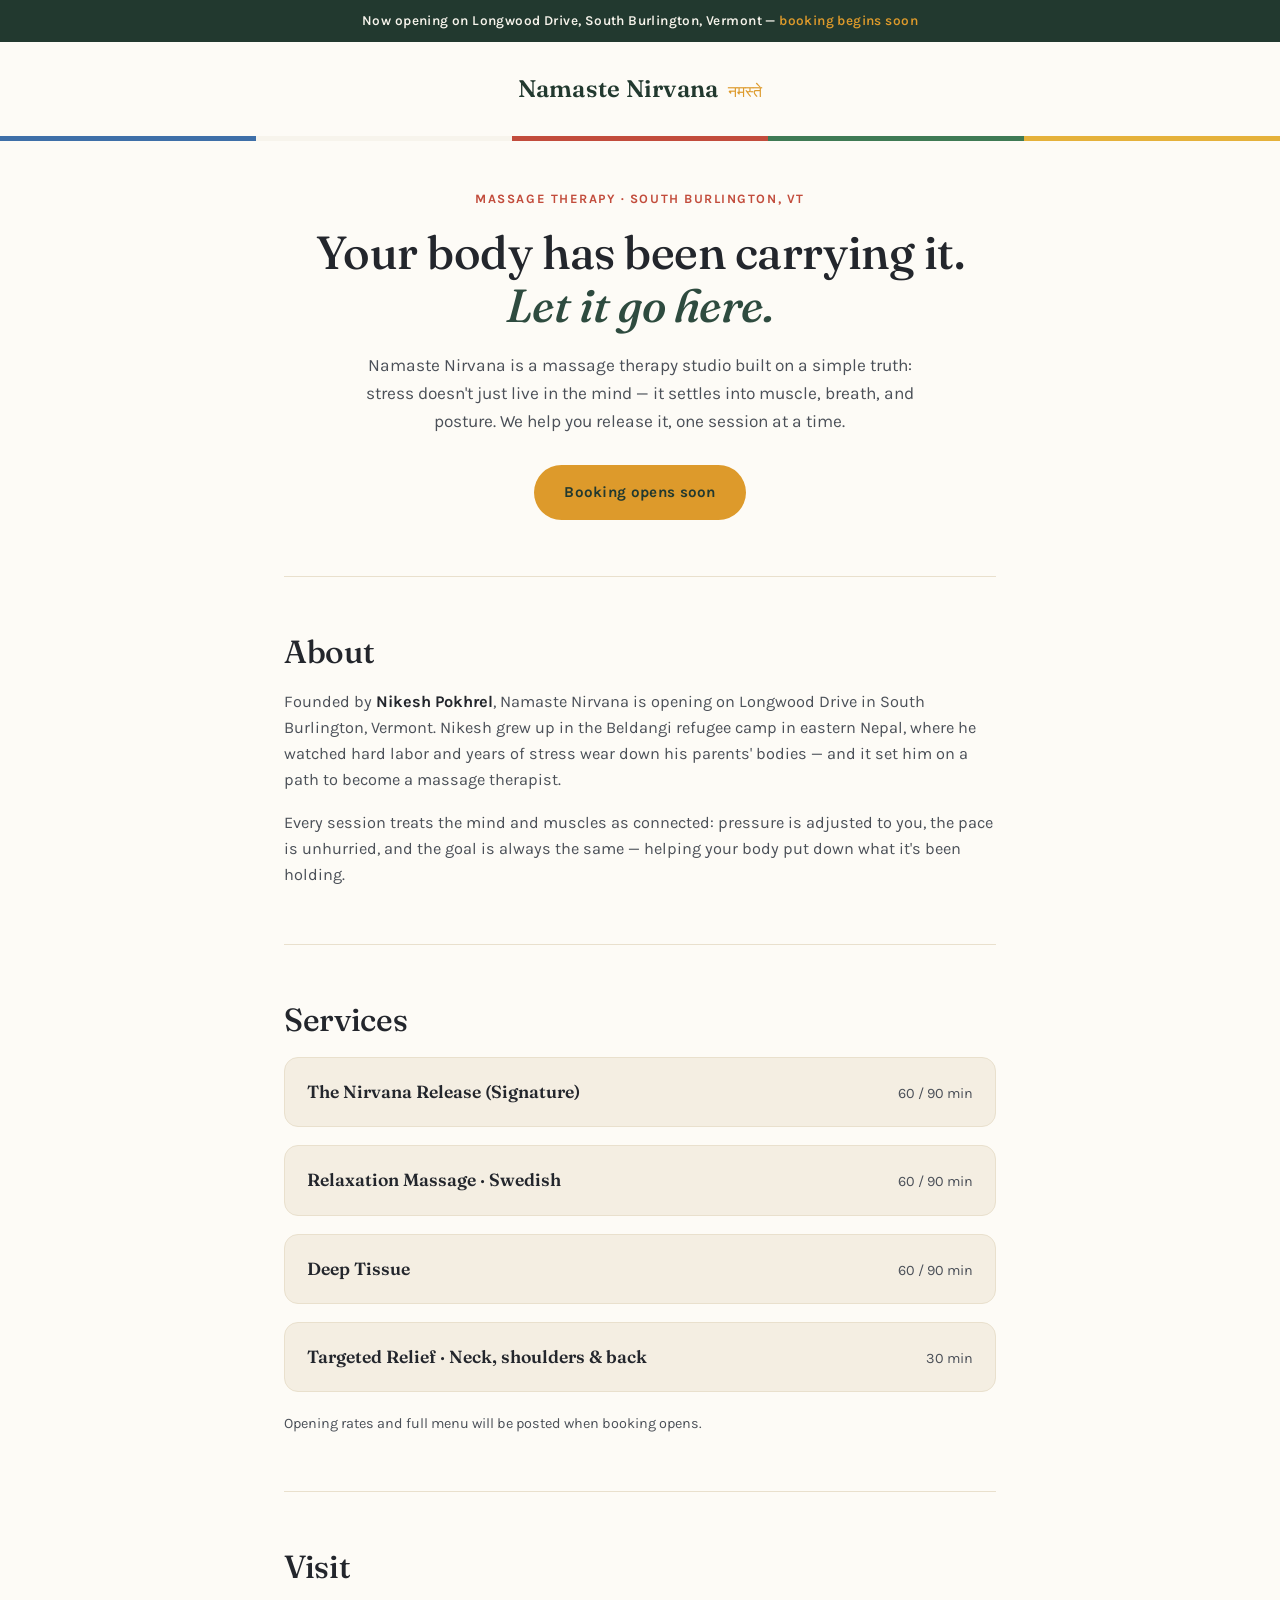
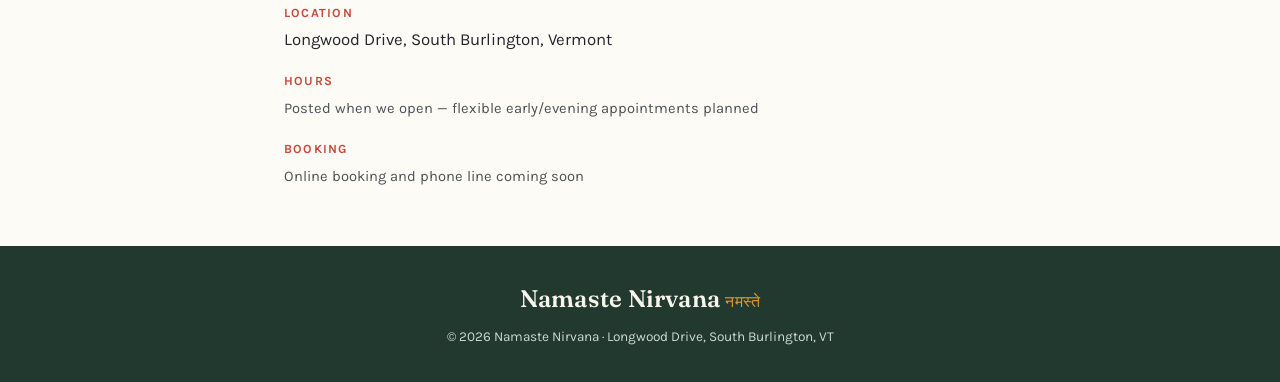
<file: index.html>
<!DOCTYPE html>
<html lang="en">
<head>
<meta charset="UTF-8">
<meta name="viewport" content="width=device-width, initial-scale=1.0">
<title>Namaste Nirvana — Massage Therapy in South Burlington, VT</title>
<meta name="description" content="Namaste Nirvana is a massage therapy studio on Longwood Drive in South Burlington, Vermont. Founded by Nikesh Pokhrel, we help release the stress your body has been carrying.">
<link rel="preconnect" href="https://fonts.googleapis.com">
<link rel="preconnect" href="https://fonts.gstatic.com" crossorigin>
<link href="https://fonts.googleapis.com/css2?family=Fraunces:opsz,wght@9..144,400;9..144,500;9..144,600&family=Karla:wght@400;500;600;700&display=swap" rel="stylesheet">
<style>
  :root {
    --ink: #23262c;
    --ink-soft: #4b5058;
    --paper: #fdfbf6;
    --stone: #f4eee2;
    --stone-deep: #e9e0cd;
    --pine: #2e4b3f;
    --pine-deep: #22392f;
    --marigold: #dd9a2b;
    --clay: #c24c3c;
    --flag-blue: #3e6fa8;
    --flag-white: #f7f4ec;
    --flag-red: #c24c3c;
    --flag-green: #3f7a54;
    --flag-yellow: #e5b13a;
    --serif: "Fraunces", Georgia, serif;
    --sans: "Karla", -apple-system, "Segoe UI", sans-serif;
  }
  * { margin: 0; padding: 0; box-sizing: border-box; }
  body {
    font-family: var(--sans);
    color: var(--ink);
    background: var(--paper);
    line-height: 1.6;
    -webkit-font-smoothing: antialiased;
  }
  a { color: inherit; }
  .wrap { max-width: 760px; margin: 0 auto; padding: 0 24px; }

  .flag-thread { display: flex; height: 5px; width: 100%; }
  .flag-thread span { flex: 1; }
  .flag-thread span:nth-child(1) { background: var(--flag-blue); }
  .flag-thread span:nth-child(2) { background: var(--flag-white); }
  .flag-thread span:nth-child(3) { background: var(--flag-red); }
  .flag-thread span:nth-child(4) { background: var(--flag-green); }
  .flag-thread span:nth-child(5) { background: var(--flag-yellow); }

  .announce {
    background: var(--pine-deep); color: var(--flag-white);
    text-align: center; font-size: 0.85rem; letter-spacing: 0.03em;
    padding: 10px 16px; font-weight: 600;
  }
  .announce em { font-style: normal; color: var(--marigold); }

  header { padding: 28px 0; }
  .brand { display: flex; align-items: baseline; justify-content: center; gap: 10px; text-decoration: none; }
  .brand-name {
    font-family: var(--serif); font-weight: 600; font-size: 1.5rem;
    color: var(--pine-deep); letter-spacing: 0.01em;
  }
  .brand-devanagari { font-size: 1rem; color: var(--marigold); font-weight: 400; }

  .btn {
    display: inline-block; text-decoration: none; font-weight: 700;
    font-family: var(--sans); font-size: 0.95rem; letter-spacing: 0.02em;
    padding: 13px 28px; border-radius: 999px; border: 2px solid transparent;
  }
  .btn-marigold { background: var(--marigold); color: var(--pine-deep); }
  .btn-outline { border-color: var(--pine); color: var(--pine); background: transparent; }

  main { padding: 8px 0 0; }
  section { padding: 56px 0; border-top: 1px solid var(--stone-deep); }
  section:first-of-type { border-top: none; }

  .hero { text-align: center; padding-top: 40px; }
  .hero-kicker {
    font-weight: 700; font-size: 0.8rem; letter-spacing: 0.12em;
    text-transform: uppercase; color: var(--clay); margin-bottom: 16px;
  }
  .hero h1 {
    font-family: var(--serif); font-weight: 500; font-size: clamp(2rem, 6vw, 2.9rem);
    line-height: 1.15; color: var(--ink); letter-spacing: -0.01em;
  }
  .hero h1 em { font-style: italic; color: var(--pine); }
  .hero p.lede {
    margin: 20px auto 0; font-size: 1.08rem; color: var(--ink-soft); max-width: 34em;
  }
  .hero-ctas { margin-top: 30px; display: flex; gap: 14px; justify-content: center; flex-wrap: wrap; }

  h2.section-title {
    font-family: var(--serif); font-weight: 500; font-size: clamp(1.6rem, 3.4vw, 2rem);
    line-height: 1.2; letter-spacing: -0.01em; margin-bottom: 18px;
  }
  .about p { color: var(--ink-soft); font-size: 1.02rem; margin-bottom: 1em; }
  .about p:last-child { margin-bottom: 0; }
  .about strong { color: var(--ink); }

  .services-list { display: grid; gap: 18px; margin-top: 6px; }
  .s-row {
    border: 1px solid var(--stone-deep); border-radius: 14px; padding: 20px 22px;
    background: var(--stone); display: flex; justify-content: space-between;
    align-items: baseline; gap: 16px; flex-wrap: wrap;
  }
  .s-row h3 { font-family: var(--serif); font-weight: 600; font-size: 1.1rem; }
  .s-row .s-meta { font-size: 0.9rem; color: var(--ink-soft); }
  .pricing-note { margin-top: 20px; font-size: 0.9rem; color: var(--ink-soft); }

  .visit-card dl { display: grid; gap: 18px; margin-top: 4px; }
  .visit-card dt {
    font-size: 0.78rem; font-weight: 700; letter-spacing: 0.1em; text-transform: uppercase;
    color: var(--clay); margin-bottom: 3px;
  }
  .visit-card dd { font-size: 1.05rem; color: var(--ink); }
  .visit-card dd .muted { color: var(--ink-soft); font-size: 0.92rem; }

  footer { background: var(--pine-deep); color: #cfd9d0; text-align: center; padding: 34px 24px; }
  footer .brand-name { color: var(--flag-white); }
  footer p { margin-top: 8px; font-size: 0.85rem; }
</style>
</head>
<body>

<div class="announce">Now opening on Longwood Drive, South Burlington, Vermont — <em>booking begins soon</em></div>

<header>
  <a class="brand" href="#top">
    <span class="brand-name">Namaste Nirvana</span>
    <span class="brand-devanagari">नमस्ते</span>
  </a>
</header>

<div class="flag-thread" aria-hidden="true"><span></span><span></span><span></span><span></span><span></span></div>

<main id="top">

  <div class="wrap">

    <section class="hero">
      <p class="hero-kicker">Massage Therapy · South Burlington, VT</p>
      <h1>Your body has been carrying it. <em>Let it go here.</em></h1>
      <p class="lede">
        Namaste Nirvana is a massage therapy studio built on a simple truth:
        stress doesn't just live in the mind — it settles into muscle, breath,
        and posture. We help you release it, one session at a time.
      </p>
      <div class="hero-ctas">
        <a class="btn btn-marigold" href="#visit">Booking opens soon</a>
      </div>
    </section>

    <section id="about" class="about">
      <h2 class="section-title">About</h2>
      <p>
        Founded by <strong>Nikesh Pokhrel</strong>, Namaste Nirvana is opening on
        Longwood Drive in South Burlington, Vermont. Nikesh grew up in the Beldangi
        refugee camp in eastern Nepal, where he watched hard labor and years of
        stress wear down his parents' bodies — and it set him on a path to become a
        massage therapist.
      </p>
      <p>
        Every session treats the mind and muscles as connected: pressure is adjusted
        to you, the pace is unhurried, and the goal is always the same — helping
        your body put down what it's been holding.
      </p>
    </section>

    <section id="services">
      <h2 class="section-title">Services</h2>
      <div class="services-list">
        <div class="s-row">
          <h3>The Nirvana Release (Signature)</h3>
          <span class="s-meta">60 / 90 min</span>
        </div>
        <div class="s-row">
          <h3>Relaxation Massage · Swedish</h3>
          <span class="s-meta">60 / 90 min</span>
        </div>
        <div class="s-row">
          <h3>Deep Tissue</h3>
          <span class="s-meta">60 / 90 min</span>
        </div>
        <div class="s-row">
          <h3>Targeted Relief · Neck, shoulders &amp; back</h3>
          <span class="s-meta">30 min</span>
        </div>
      </div>
      <p class="pricing-note">Opening rates and full menu will be posted when booking opens.</p>
    </section>

    <section id="visit" class="visit-card">
      <h2 class="section-title">Visit</h2>
      <dl>
        <div>
          <dt>Location</dt>
          <dd>Longwood Drive, South Burlington, Vermont</dd>
        </div>
        <div>
          <dt>Hours</dt>
          <dd><span class="muted">Posted when we open — flexible early/evening appointments planned</span></dd>
        </div>
        <div>
          <dt>Booking</dt>
          <dd><span class="muted">Online booking and phone line coming soon</span></dd>
        </div>
      </dl>
    </section>

  </div>

</main>

<footer>
  <span class="brand-name">Namaste Nirvana <span class="brand-devanagari">नमस्ते</span></span>
  <p>© 2026 Namaste Nirvana · Longwood Drive, South Burlington, VT</p>
</footer>

</body>
</html>
</file>
